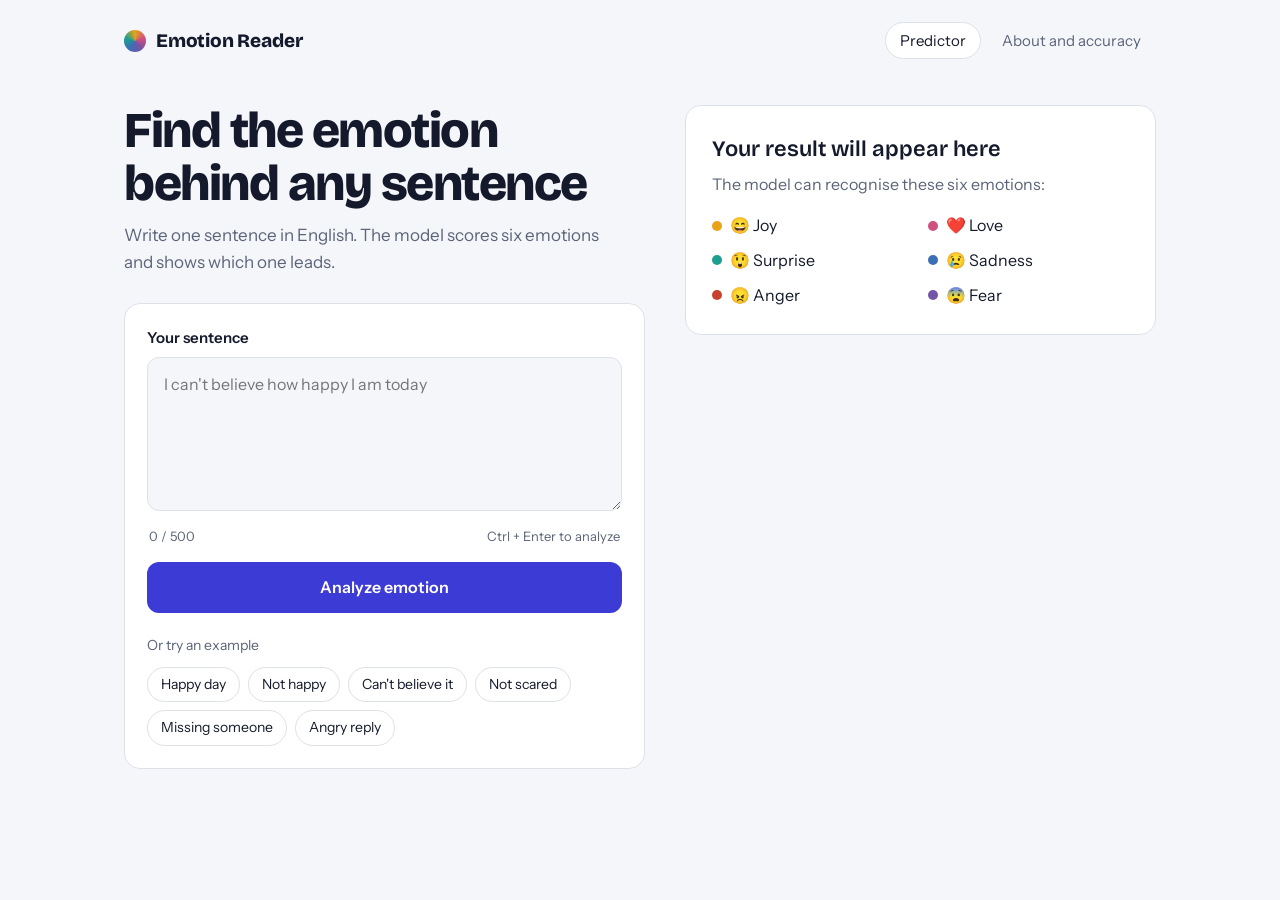
<file: static/index.html>
<!DOCTYPE html>
<html lang="en">
<head>
  <meta charset="UTF-8">
  <meta name="viewport" content="width=device-width, initial-scale=1">
  <title>Emotion Reader</title>
  <link rel="preconnect" href="https://fonts.googleapis.com">
  <link rel="preconnect" href="https://fonts.gstatic.com" crossorigin>
  <link href="https://fonts.googleapis.com/css2?family=Bricolage+Grotesque:opsz,wght@12..96,600;12..96,800&family=Instrument+Sans:wght@400;500;600&display=swap" rel="stylesheet">
  <link rel="stylesheet" href="/static/style.css">
  <link rel="stylesheet" href="/static/about.css">
</head>
<body>
  <header class="top">
    <div class="brand">
      <span class="mark" aria-hidden="true"></span>
      <span class="brand-name">Emotion Reader</span>
    </div>
    <nav class="nav" aria-label="Main">
      <a href="/" aria-current="page">Predictor</a>
      <a href="/about">About and accuracy</a>
    </nav>
  </header>

  <main class="layout">
    <section class="input-side">
      <h1>Find the emotion behind any sentence</h1>
      <p class="sub">Write one sentence in English. The model scores six emotions and shows which one leads.</p>

      <div class="panel">
        <label for="text" class="field-label">Your sentence</label>
        <textarea id="text" rows="5" maxlength="500" placeholder="I can't believe how happy I am today"></textarea>
        <div class="meta"><span id="count">0 / 500</span><span class="hint">Ctrl + Enter to analyze</span></div>

        <button id="go" class="go" type="button">Analyze emotion</button>

        <p class="try">Or try an example</p>
        <div class="examples" role="group" aria-label="Example sentences">
          <button type="button" class="chip" data-text="I am so happy today, everything is perfect!">Happy day</button>
          <button type="button" class="chip" data-text="I am not happy at all right now">Not happy</button>
          <button type="button" class="chip" data-text="I can't believe that just happened">Can't believe it</button>
          <button type="button" class="chip" data-text="I am not scared anymore">Not scared</button>
          <button type="button" class="chip" data-text="I miss you so much it hurts">Missing someone</button>
          <button type="button" class="chip" data-text="How dare you talk to me like that!">Angry reply</button>
        </div>
      </div>
      <p id="error" class="error" role="alert" hidden></p>
    </section>

    <section class="result-side" aria-live="polite">
      <div id="empty" class="card empty">
        <p class="empty-title">Your result will appear here</p>
        <p class="empty-text">The model can recognise these six emotions:</p>
        <ul class="legend">
          <li><i style="background:var(--joy)"></i>😄 joy</li>
          <li><i style="background:var(--love)"></i>❤️ love</li>
          <li><i style="background:var(--surprise)"></i>😲 surprise</li>
          <li><i style="background:var(--sadness)"></i>😢 sadness</li>
          <li><i style="background:var(--anger)"></i>😠 anger</li>
          <li><i style="background:var(--fear)"></i>😨 fear</li>
        </ul>
      </div>

      <div id="result" class="card result" hidden>
        <div class="verdict">
          <span id="emoji" class="emoji" aria-hidden="true"></span>
          <div>
            <p id="label" class="label"></p>
            <p id="conf" class="conf"></p>
          </div>
        </div>
        <ul id="bars" class="bars"></ul>
        <p class="note">Confidence shows how strongly the model leans, not how likely it is to be right.</p>
      </div>
    </section>
  </main>
</body>
<script src="/static/app.js"></script>
</html>
</file>
<file: static/style.css>
:root {
  --bg: #f5f6fa;
  --surface: #ffffff;
  --ink: #141a2b;
  --muted: #5b6478;
  --line: #dde1ea;
  --brand: #3d3bd6;
  --focus: #3d3bd6;
  --accent: var(--brand);

  --joy: #e8a317;
  --sadness: #3b6fb6;
  --anger: #c8402f;
  --fear: #7454a6;
  --love: #d0507f;
  --surprise: #1e9e8f;

  --head: "Bricolage Grotesque", "Segoe UI", "Helvetica Neue", Arial, sans-serif;
  --body: "Instrument Sans", "Segoe UI", "Helvetica Neue", Arial, sans-serif;
}

@media (prefers-color-scheme: dark) {
  :root {
    --bg: #0f1320;
    --surface: #181d2e;
    --ink: #eef0f7;
    --muted: #9ba3b8;
    --line: #2a3148;
    --brand: #8c8bff;
    --focus: #8c8bff;
  }
}

* { box-sizing: border-box; }

body {
  margin: 0;
  background: var(--bg);
  color: var(--ink);
  font-family: var(--body);
  line-height: 1.55;
  -webkit-font-smoothing: antialiased;
}

.top {
  max-width: 1080px;
  margin: 0 auto;
  padding: 22px 24px;
  display: flex;
  align-items: center;
  justify-content: space-between;
  gap: 12px;
}
.brand { display: flex; align-items: center; gap: 10px; }
.mark {
  width: 22px; height: 22px; border-radius: 50%;
  background: conic-gradient(var(--joy), var(--love), var(--fear), var(--sadness), var(--surprise), var(--joy));
}
.brand-name { font-family: var(--head); font-weight: 800; font-size: 19px; letter-spacing: -0.01em; }
.badge {
  font-size: 13px; color: var(--muted);
  padding: 5px 12px; border: 1px solid var(--line); border-radius: 999px; background: var(--surface);
}

.layout {
  max-width: 1080px;
  margin: 0 auto;
  padding: 24px 24px 72px;
  display: grid;
  grid-template-columns: minmax(0, 1.05fr) minmax(0, 0.95fr);
  gap: 40px;
  align-items: start;
}

h1 {
  margin: 0 0 12px;
  font-family: var(--head);
  font-weight: 800;
  font-size: clamp(32px, 5vw, 50px);
  line-height: 1.05;
  letter-spacing: -0.03em;
  max-width: 16ch;
}
.sub { margin: 0 0 28px; color: var(--muted); font-size: 17px; max-width: 44ch; }

.panel, .card {
  background: var(--surface);
  border: 1px solid var(--line);
  border-radius: 16px;
}
.panel { padding: 22px; }

.field-label { display: block; margin-bottom: 8px; font-weight: 600; font-size: 15px; }

textarea {
  width: 100%;
  resize: vertical;
  min-height: 120px;
  padding: 14px 16px;
  font: inherit;
  color: inherit;
  background: var(--bg);
  border: 1px solid var(--line);
  border-radius: 12px;
}
textarea:focus-visible, button:focus-visible { outline: 3px solid var(--focus); outline-offset: 2px; }

.meta { display: flex; justify-content: space-between; margin: 8px 2px 16px; font-size: 13px; color: var(--muted); }

.go {
  width: 100%;
  font: inherit; font-weight: 600; font-size: 16px;
  padding: 13px 20px;
  color: #fff;
  background: var(--brand);
  border: 0; border-radius: 12px;
  cursor: pointer;
  transition: filter 0.15s;
}
@media (prefers-color-scheme: dark) { .go { color: #0f1320; } }
.go:hover { filter: brightness(1.08); }
.go:disabled { opacity: 0.6; cursor: progress; }

.try { margin: 22px 0 10px; font-size: 14px; color: var(--muted); }
.examples { display: flex; flex-wrap: wrap; gap: 8px; }
.chip {
  font: inherit; font-size: 14px;
  padding: 6px 13px;
  color: var(--ink);
  background: transparent;
  border: 1px solid var(--line);
  border-radius: 999px;
  cursor: pointer;
}
.chip:hover { border-color: var(--brand); color: var(--brand); }

.error {
  margin-top: 16px; padding: 12px 14px;
  color: var(--anger); border: 1px solid var(--anger); border-radius: 12px; font-size: 15px;
}
.error[hidden], .card[hidden] { display: none; }

.result-side { position: sticky; top: 24px; }
.card { padding: 26px; }

.empty-title { margin: 0 0 6px; font-family: var(--head); font-weight: 600; font-size: 22px; }
.empty-text { margin: 0 0 16px; color: var(--muted); }
.legend { list-style: none; margin: 0; padding: 0; display: grid; grid-template-columns: 1fr 1fr; gap: 10px 16px; text-transform: capitalize; }
.legend li { display: flex; align-items: center; gap: 8px; }
.legend i { width: 10px; height: 10px; border-radius: 50%; }

.result { border-top: 6px solid var(--accent); }
.verdict { display: flex; align-items: center; gap: 18px; margin-bottom: 24px; }
.emoji {
  display: grid; place-items: center;
  width: 84px; height: 84px; flex: none;
  font-size: 46px; line-height: 1;
  border-radius: 24px;
  background: color-mix(in srgb, var(--accent) 16%, transparent);
}
.emoji.pop { animation: pop 0.35s ease-out; }
@keyframes pop { from { transform: scale(0.8); } to { transform: scale(1); } }
.label {
  margin: 0;
  font-family: var(--head); font-weight: 800; font-size: 36px; line-height: 1.1;
  text-transform: capitalize; letter-spacing: -0.02em;
}
.conf { margin: 4px 0 0; color: var(--muted); }

.bars { list-style: none; margin: 0; padding: 0; display: grid; gap: 12px; }
.bar { display: grid; grid-template-columns: 104px 1fr 52px; gap: 12px; align-items: center; font-size: 15px; }
.bar .name { text-transform: capitalize; }
.bar .pct { text-align: right; font-variant-numeric: tabular-nums; color: var(--muted); }
.track { height: 10px; background: var(--bg); border-radius: 999px; overflow: hidden; }
.fill { height: 100%; width: 0; border-radius: 999px; transition: width 0.6s ease-out; }

.note { margin: 22px 0 0; font-size: 13px; color: var(--muted); }

@media (max-width: 860px) {
  .layout { grid-template-columns: 1fr; gap: 28px; }
  .result-side { position: static; }
  .badge { display: none; }
}
@media (max-width: 480px) {
  .bar { grid-template-columns: 88px 1fr 46px; }
  .legend { grid-template-columns: 1fr 1fr; }
}
@media (prefers-reduced-motion: reduce) {
  .fill, .go { transition: none; }
  .emoji.pop { animation: none; }
}
</file>
<file: static/about.css>
.nav { display: flex; gap: 6px; }
.nav a {
  color: var(--muted); text-decoration: none; font-size: 15px;
  padding: 6px 14px; border: 1px solid transparent; border-radius: 999px;
}
.nav a:hover { color: var(--ink); }
.nav a[aria-current="page"] { color: var(--ink); background: var(--surface); border-color: var(--line); }
.nav a:focus-visible, .go-link:focus-visible { outline: 3px solid var(--focus); outline-offset: 2px; }

.page { max-width: 760px; margin: 0 auto; padding: 24px 24px 80px; }
.page h1 { max-width: none; }
.page h2 { margin: 56px 0 12px; font-family: var(--head); font-weight: 800; font-size: 28px; letter-spacing: -0.02em; line-height: 1.15; }
.page p { max-width: 68ch; margin: 0 0 14px; }
.lead { font-size: 19px; color: var(--muted); }
.small { font-size: 14px; color: var(--muted); }

.steps { list-style: none; counter-reset: s; padding: 0; margin: 20px 0; display: grid; gap: 14px; }
.steps li { counter-increment: s; display: grid; grid-template-columns: 34px 1fr; gap: 14px; align-items: start; }
.steps li::before {
  content: counter(s); width: 34px; height: 34px; border-radius: 50%;
  display: grid; place-items: center; font-weight: 600;
  color: var(--brand); background: color-mix(in srgb, var(--brand) 14%, transparent);
}

.stats { display: grid; grid-template-columns: 1fr 1fr; gap: 16px; margin: 20px 0 12px; }
.stat { background: var(--surface); border: 1px solid var(--line); border-radius: 16px; padding: 20px 22px; }
.stat b { display: block; font-family: var(--head); font-weight: 800; font-size: 46px; line-height: 1; letter-spacing: -0.03em; }
.stat span { color: var(--muted); font-size: 14px; }

.table-wrap { overflow-x: auto; margin: 16px 0; border: 1px solid var(--line); border-radius: 14px; background: var(--surface); }
table.metrics { width: 100%; border-collapse: collapse; font-variant-numeric: tabular-nums; }
.metrics th, .metrics td { padding: 11px 16px; text-align: right; border-bottom: 1px solid var(--line); white-space: nowrap; }
.metrics th { font-size: 13px; font-weight: 600; color: var(--muted); }
.metrics tr:last-child td { border-bottom: 0; }
.metrics th:first-child, .metrics td:first-child { text-align: left; text-transform: capitalize; }
.metrics td i { display: inline-block; width: 10px; height: 10px; border-radius: 50%; margin-right: 10px; }

.notice { padding: 14px 16px; border: 1px dashed var(--line); border-radius: 12px; color: var(--muted); }

.problem { display: grid; grid-template-columns: 210px 1fr; gap: 6px 28px; padding: 22px 0; border-top: 1px solid var(--line); }
.problem h3 { margin: 0; font-family: var(--head); font-weight: 600; font-size: 18px; line-height: 1.3; }
.problem p:last-child { margin-bottom: 0; }

.back { margin-top: 48px; }
.go-link {
  display: inline-block; padding: 12px 22px; border-radius: 12px;
  color: #fff; background: var(--brand); text-decoration: none; font-weight: 600;
}
@media (prefers-color-scheme: dark) { .go-link { color: #0f1320; } }

@media (max-width: 640px) {
  .problem { grid-template-columns: 1fr; }
  .stats { grid-template-columns: 1fr; }
  .top { flex-wrap: wrap; }
}
</file>
